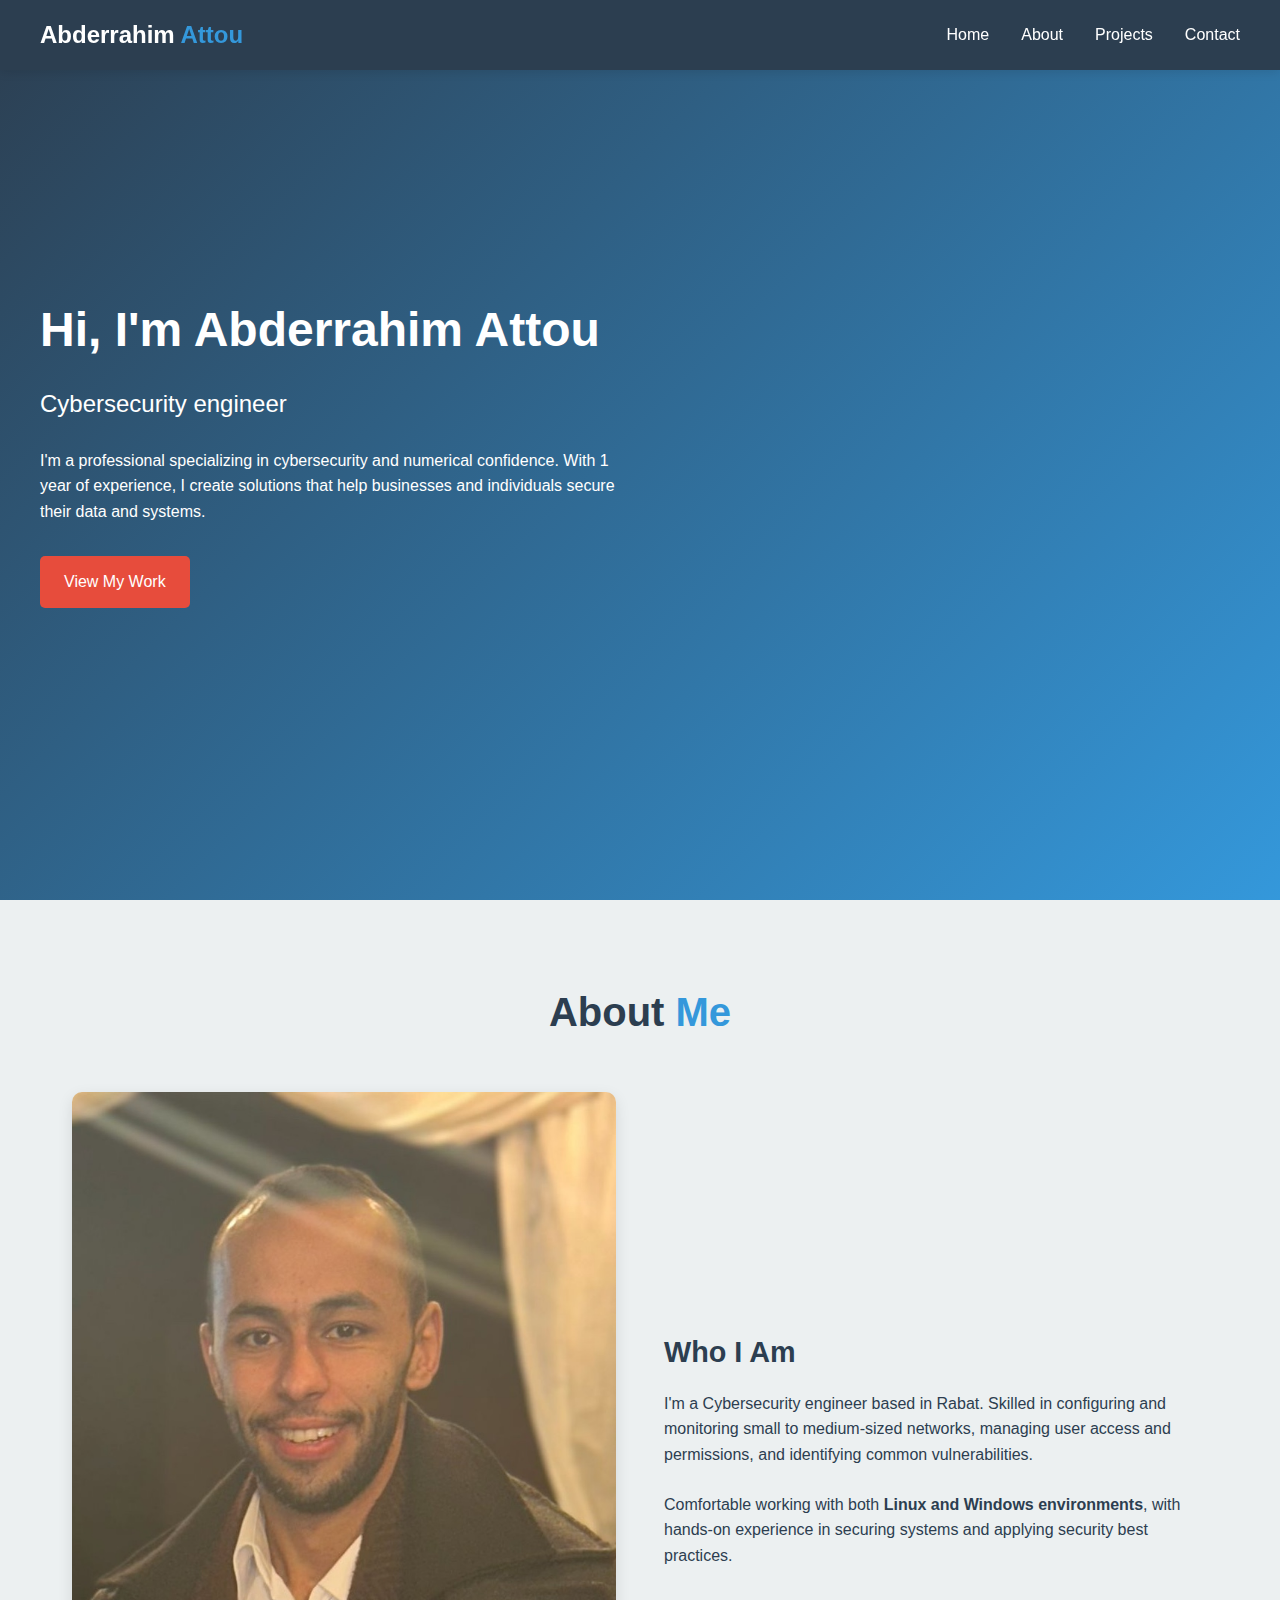
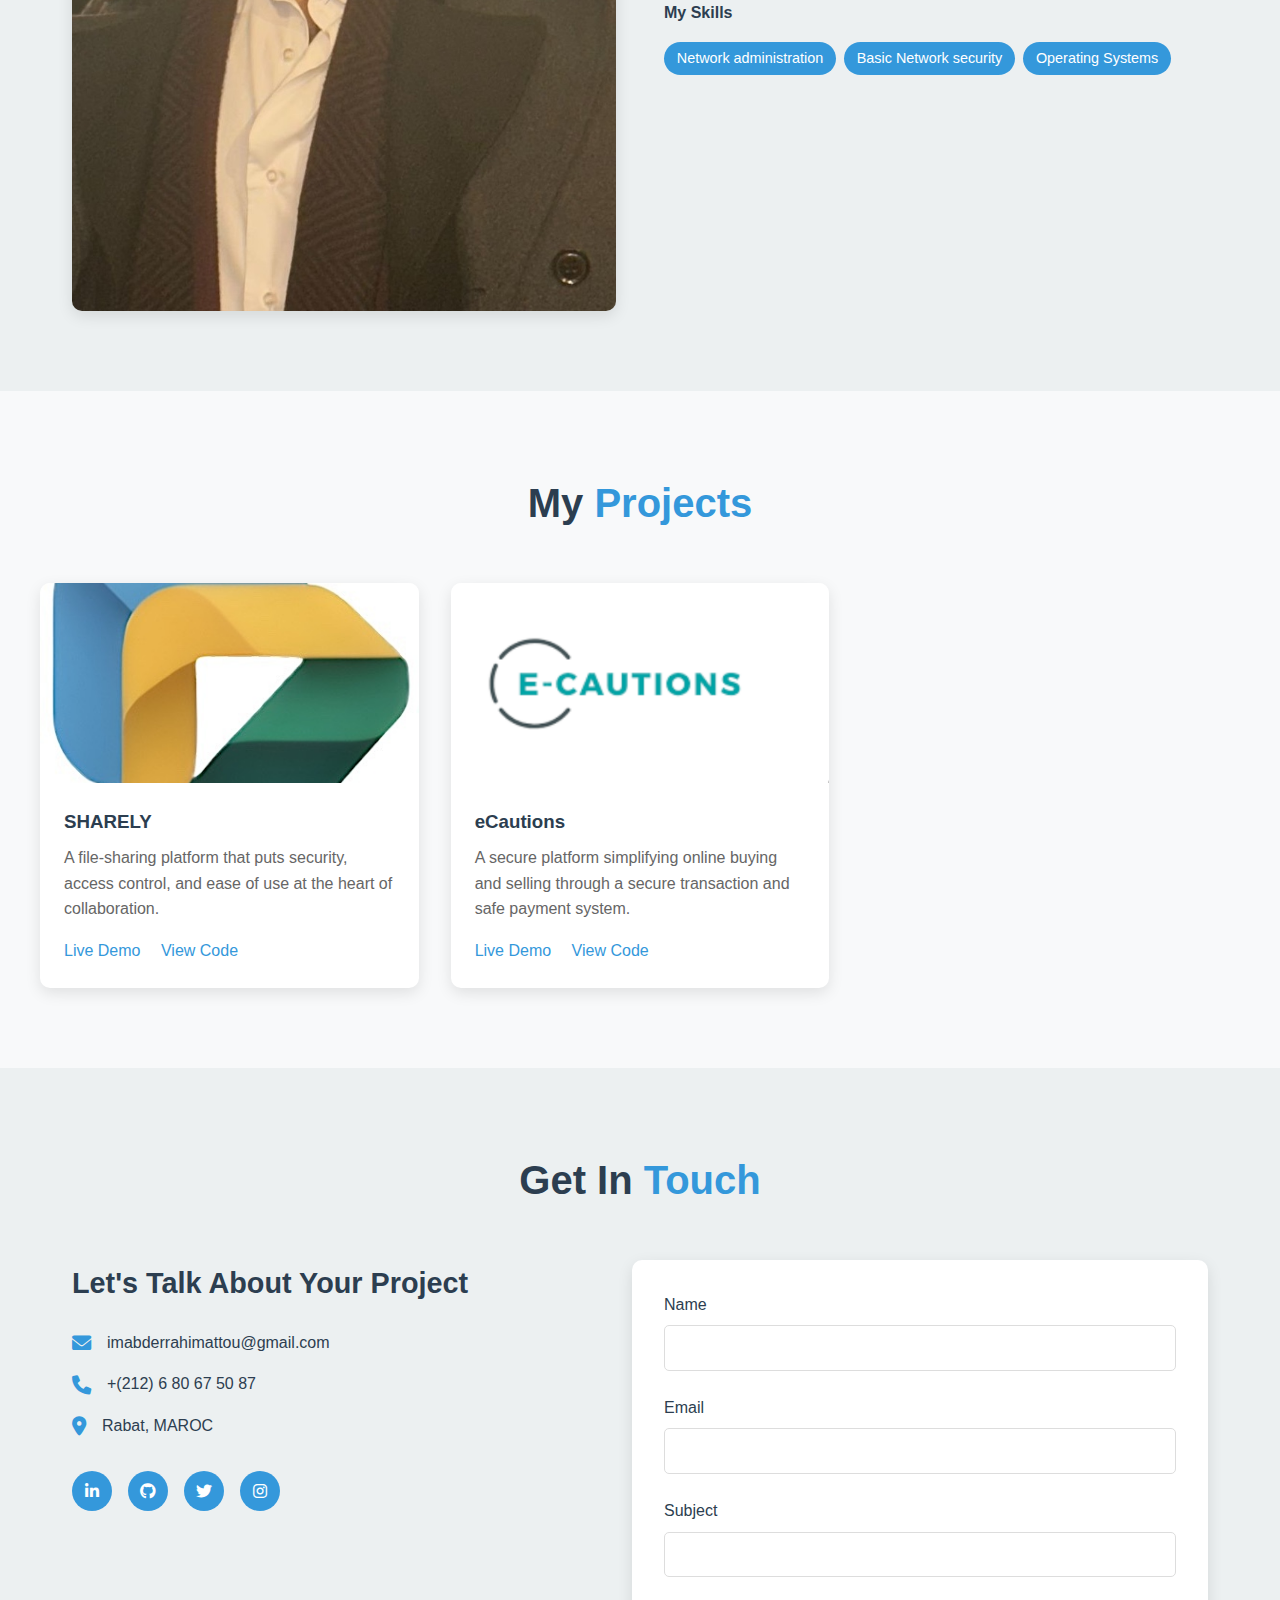
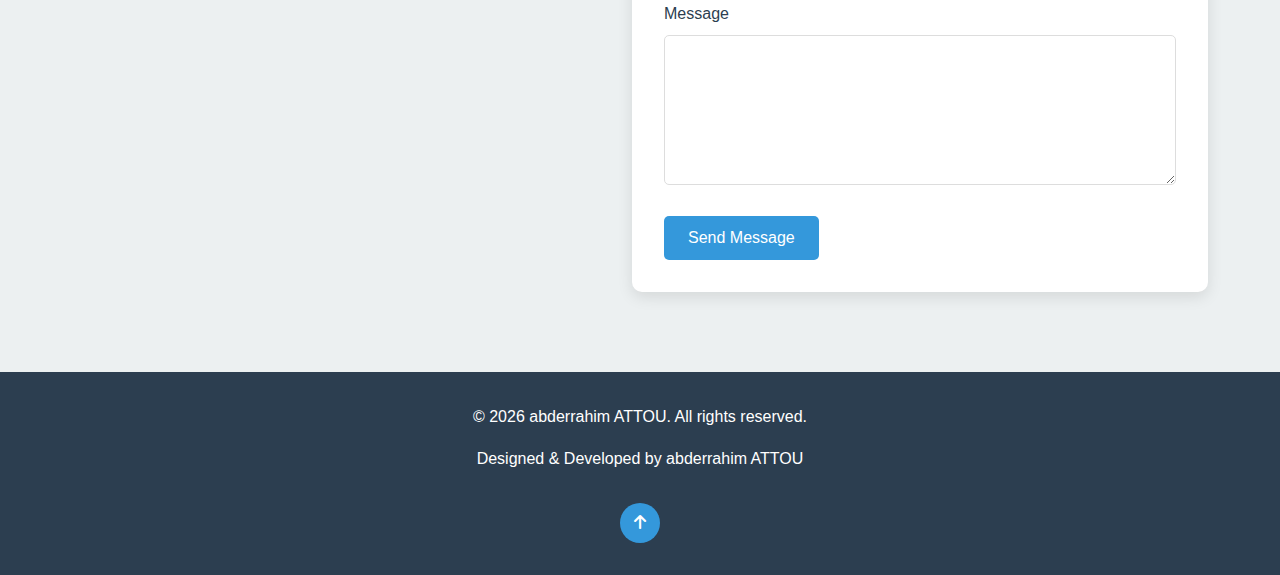
<file: index.html>
<!DOCTYPE html>
<html lang="en">
<head>
    <meta charset="UTF-8">
    <meta name="viewport" content="width=device-width, initial-scale=1.0">
    <title>Abderrahim Attou | Portfolio</title>
    <link rel="stylesheet" href="https://cdnjs.cloudflare.com/ajax/libs/font-awesome/6.0.0-beta3/css/all.min.css">
    <link rel="stylesheet" href="style.css">
</head>
<body>
    <!-- Navigation -->
    <nav>
        <div class="nav-container">
            <a href="#" class="logo">Abderrahim<span> Attou</span></a>
            <ul class="nav-links">
                <li><a href="#hero">Home</a></li>
                <li><a href="#about">About</a></li>
                <li><a href="#projects">Projects</a></li>
                <li><a href="#contact">Contact</a></li>
            </ul>
            <div class="hamburger">
                <i class="fas fa-bars"></i>
            </div>
        </div>
    </nav>
    <!-- Hero Section -->
    <section id="hero">
        <div class="hero-content">
            <div class="hero-text">
                <h1>Hi, I'm Abderrahim Attou</h1>
                <h2>Cybersecurity engineer</h2>
                <p>I'm a professional specializing in cybersecurity and numerical confidence. With 1 year of experience, I create solutions that help businesses and individuals secure their data and systems.</p>
                <a href="#projects" class="cta-button">View My Work</a>
            </div>
        </div>
    </section>
    <!-- About Section -->
    <section id="about">
        <h2 class="section-title">About <span>Me</span></h2>
        <div class="about-content">
            <div class="about-img">
                <img src="myphoto.jpeg" alt="Abderrahim Attou">
            </div>
            <div class="about-text">
                <h3>Who I Am</h3>
                <p>I'm a Cybersecurity engineer based in Rabat. Skilled in configuring and monitoring small to medium-sized networks, managing user access and permissions, and identifying common vulnerabilities.</p>
                <p>Comfortable working with both <strong>Linux and Windows environments</strong>, with hands-on experience in securing systems and applying security best practices.</p>
                <div class="skills">
                    <h4>My Skills</h4>
                    <div class="skill-tags">
                        <span class="skill-tag">Network administration</span>
                        <span class="skill-tag">Basic Network security</span>
                        <span class="skill-tag">Operating Systems</span>
                    </div>
                </div>
            </div>
        </div>
    </section>
    <!-- Projects Section -->
    <section id="projects">
        <h2 class="section-title">My <span>Projects</span></h2>
        <div class="projects-container">
            <div class="projects-grid">
                <!-- Project 2 -->
                <div class="project-card">
                    <div class="project-img">
                        <img src="project2.jpeg" alt="Project 2">
                    </div>
                    <div class="project-info">
                        <h3>SHARELY</h3>
                        <p>A file-sharing platform that puts security, access control, and ease of use at the heart of collaboration.</p>
                        <div class="project-links">
                            <a href="#" target="_blank">Live Demo</a>
                            <a href="#" target="_blank">View Code</a>
                        </div>
                    </div>
                </div>
                <!-- Project 3 -->
                <div class="project-card">
                    <div class="project-img">
                        <img src="project3.jpeg" alt="Project 3">
                    </div>
                    <div class="project-info">
                        <h3>eCautions</h3>
                        <p>A secure platform simplifying online buying and selling through a secure transaction and safe payment system.</p>
                        <div class="project-links">
                            <a href="#" target="_blank">Live Demo</a>
                            <a href="https://github.com/Hafsaroui/projet.dev" target="_blank">View Code</a>
                        </div>
                    </div>
                </div>
            </div>
        </div>
    </section>
    <!-- Contact Section -->
    <section id="contact">
        <h2 class="section-title">Get In <span>Touch</span></h2>
        <div class="contact-container">
            <div class="contact-info">
                <h3>Let's Talk About Your Project</h3>
                <div class="contact-details">
                    <div class="contact-item">
                        <i class="fas fa-envelope"></i>
                        <span>imabderrahimattou@gmail.com</span>
                    </div>
                    <div class="contact-item">
                        <i class="fas fa-phone"></i>
                        <span>+(212) 6 80 67 50 87</span>
                    </div>
                    <div class="contact-item">
                        <i class="fas fa-map-marker-alt"></i>
                        <span>Rabat, MAROC</span>
                    </div>
                </div>
                <div class="social-links">
                    <a href="#" target="_blank"><i class="fab fa-linkedin-in"></i></a>
                    <a href="#" target="_blank"><i class="fab fa-github"></i></a>
                    <a href="#" target="_blank"><i class="fab fa-twitter"></i></a>
                    <a href="#" target="_blank"><i class="fab fa-instagram"></i></a>
                </div>
            </div>
            <div class="contact-form">
                <form id="contactForm">
                    <div class="form-group">
                        <label for="name">Name</label>
                        <input type="text" id="name" name="name" required>
                    </div>
                    <div class="form-group">
                        <label for="email">Email</label>
                        <input type="email" id="email" name="email" required>
                    </div>
                    <div class="form-group">
                        <label for="subject">Subject</label>
                        <input type="text" id="subject" name="subject" required>
                    </div>
                    <div class="form-group">
                        <label for="message">Message</label>
                        <textarea id="message" name="message" required></textarea>
                    </div>
                    <button type="submit" class="submit-btn">Send Message</button>
                </form>
            </div>
        </div>
    </section>
    <!-- Footer -->
    <footer>
        <div class="footer-content">
            <p>© <span id="year">2025</span> abderrahim ATTOU. All rights reserved.</p>
            <p>Designed & Developed by abderrahim ATTOU</p>
            <a href="#hero" class="back-to-top" style="display: inline-block;"><i class="fas fa-arrow-up"></i></a>
        </div>
    </footer>
    <script>
        // Mobile Navigation Toggle
        const hamburger = document.querySelector('.hamburger');
        const navLinks = document.querySelector('.nav-links');
        hamburger.addEventListener('click', () => {
            navLinks.classList.toggle('active');
        });
        // Close mobile menu when clicking on a link
        document.querySelectorAll('.nav-links a').forEach(link => {
            link.addEventListener('click', () => {
                navLinks.classList.remove('active');
            });
        });
        // Smooth scrolling for anchor links
        document.querySelectorAll('a[href^="#"]').forEach(anchor => {
            anchor.addEventListener('click', function(e) {
                e.preventDefault();
                const targetId = this.getAttribute('href');
                const targetElement = document.querySelector(targetId);
                if (targetElement) {
                    window.scrollTo({
                        top: targetElement.offsetTop - 70,
                        behavior: 'smooth'
                    });
                }
            });
        });
        // Update copyright year
        document.getElementById('year').textContent = new Date().getFullYear();
        // Form submission
        const contactForm = document.getElementById('contactForm');
        contactForm.addEventListener('submit', function(e) {
            e.preventDefault();
            // Here you would typically send the form data to a server
            // For this example, we'll just show an alert
            alert('Thank you for your message! I will get back to you soon.');
            contactForm.reset();
        });
        // Add scroll animation
        window.addEventListener('scroll', function() {
            const backToTop = document.querySelector('.back-to-top');
            if (window.scrollY > 300) {
                backToTop.style.display = 'inline-block';
            } else {
                backToTop.style.display = 'none';
            }
        });
    </script>
</body>
</html>
</file>
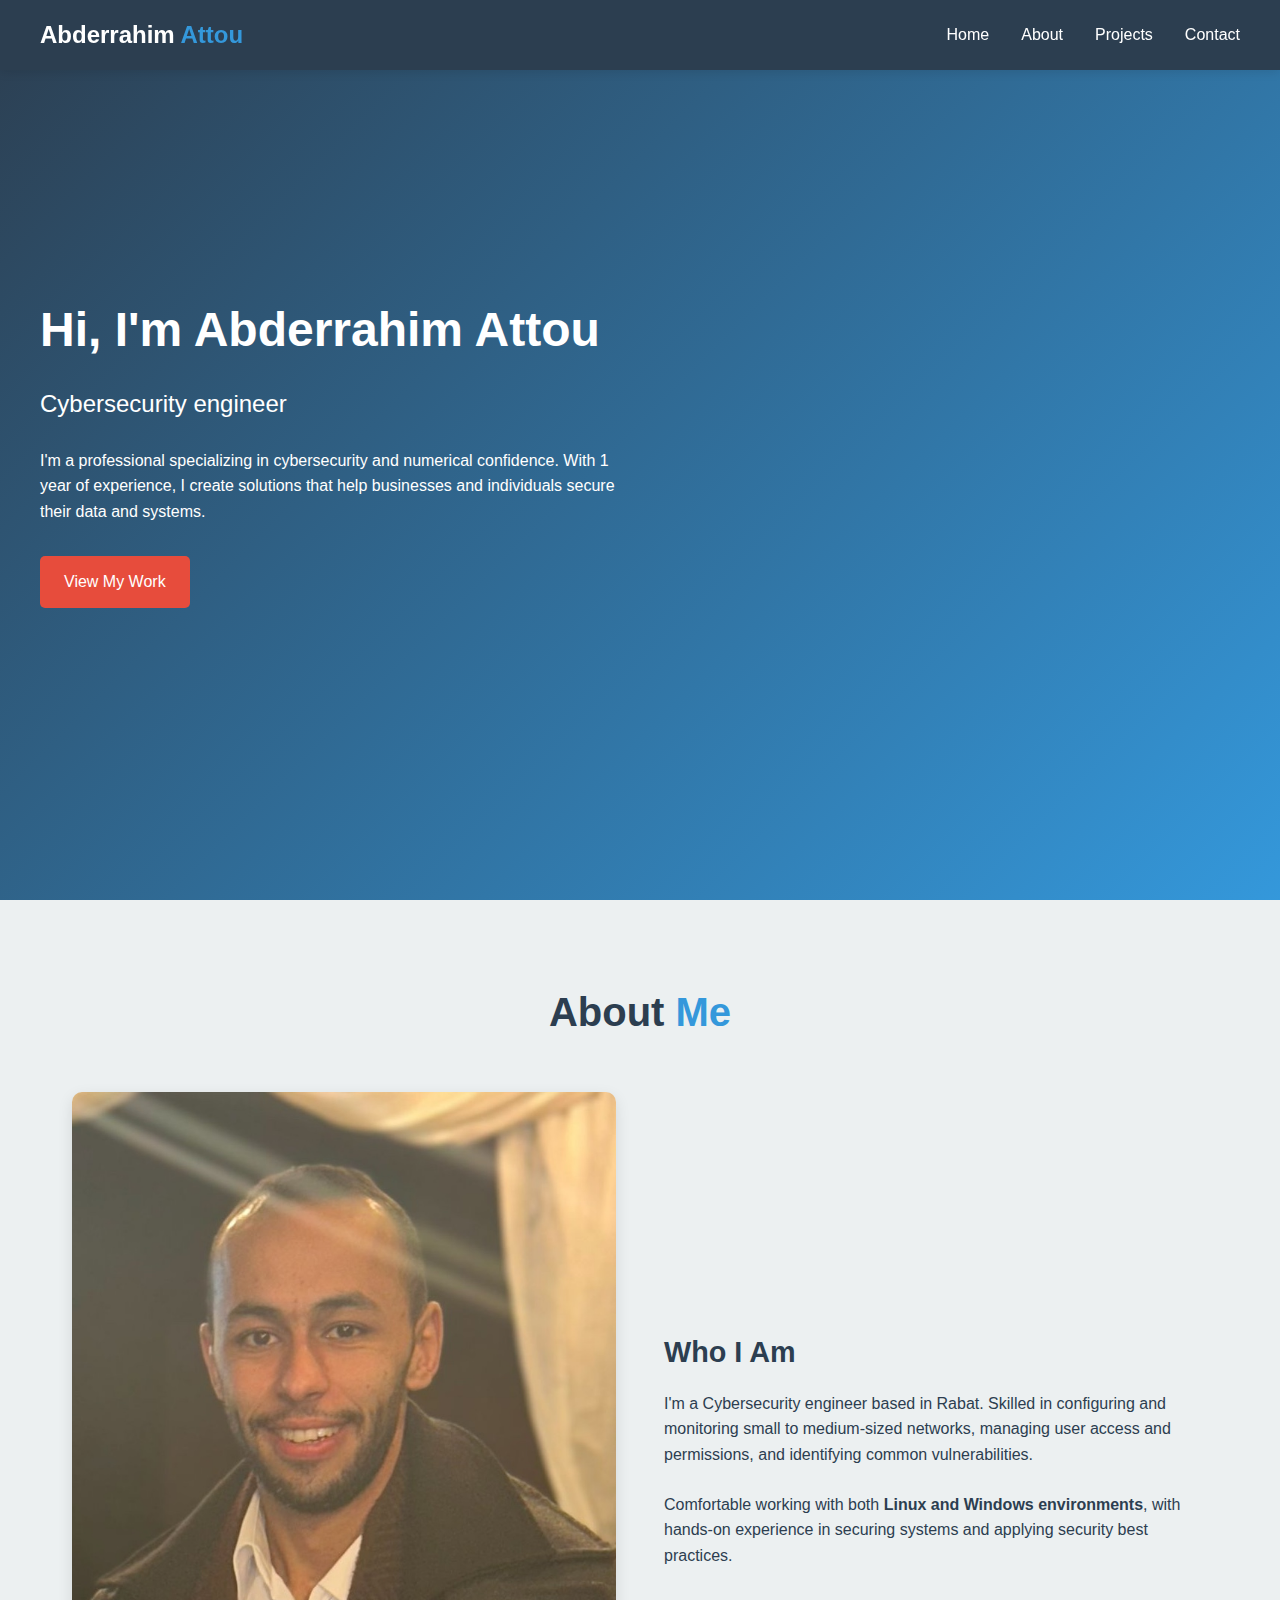
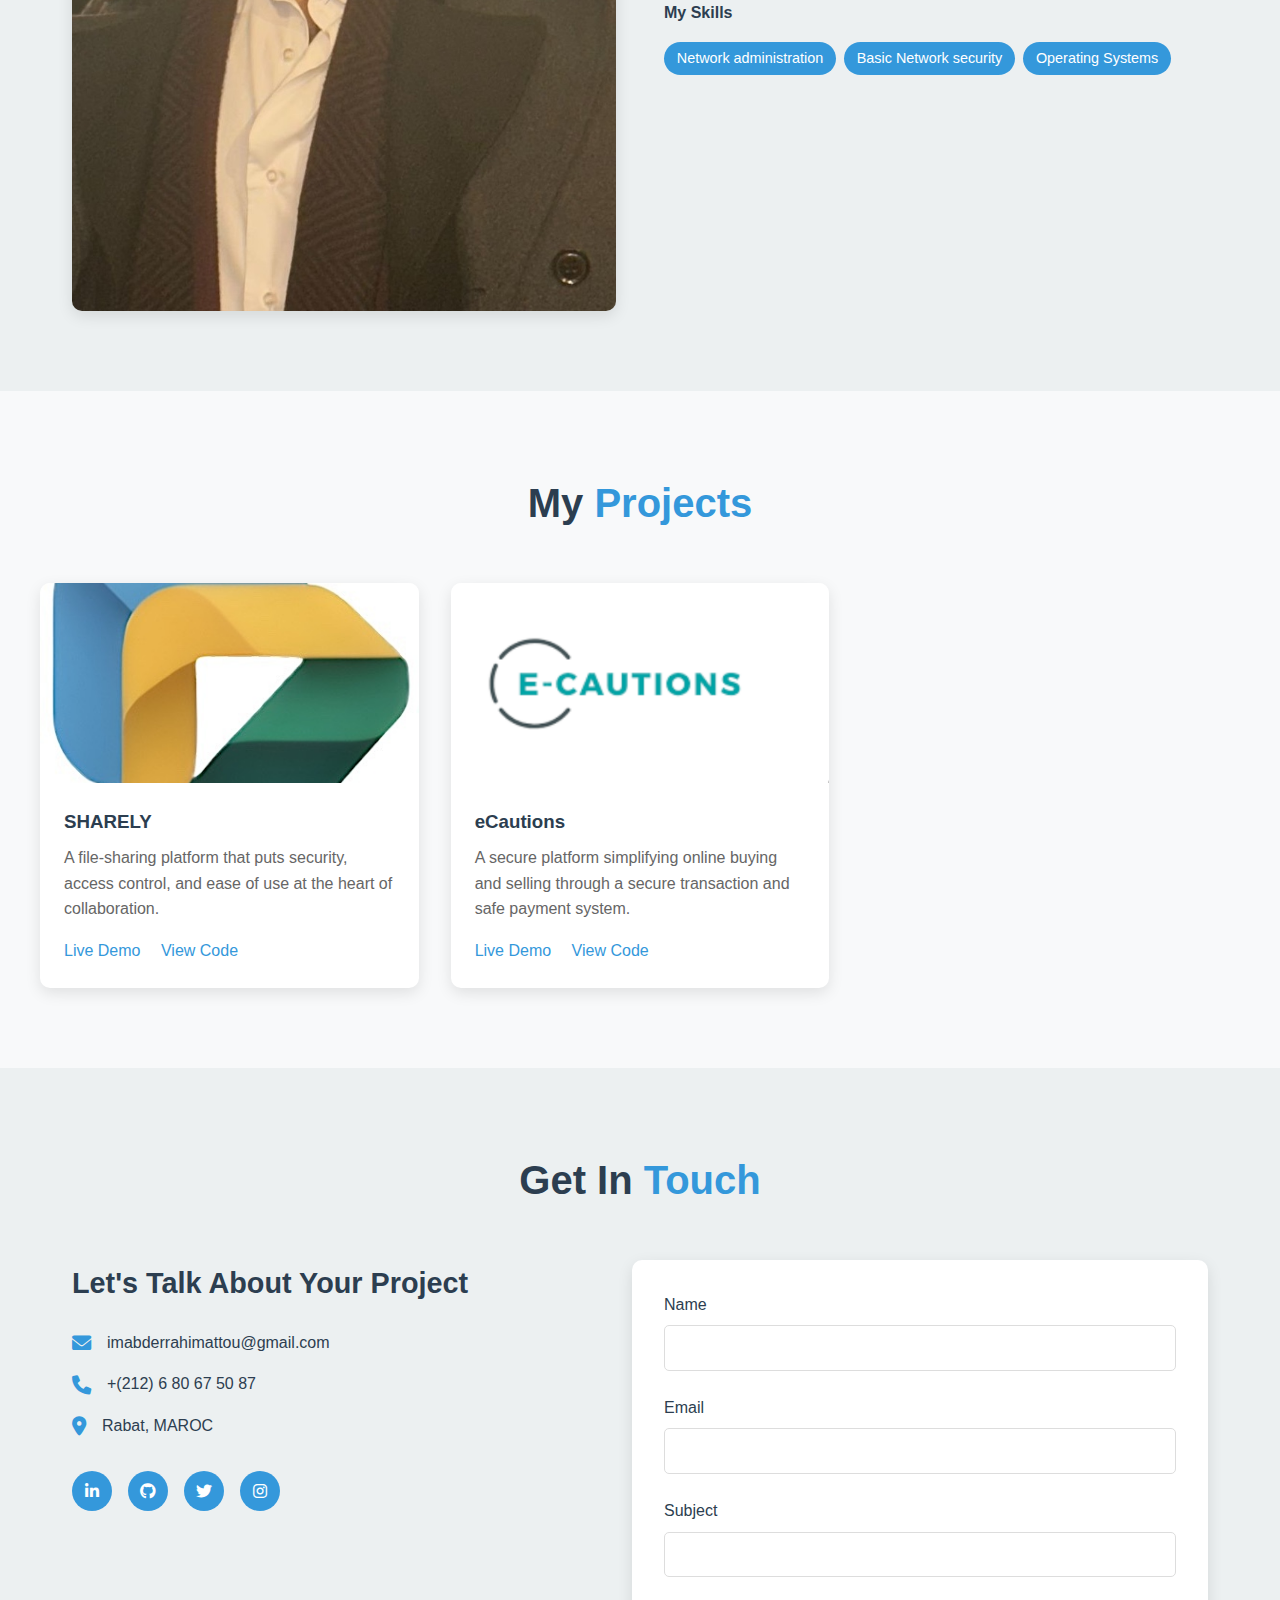
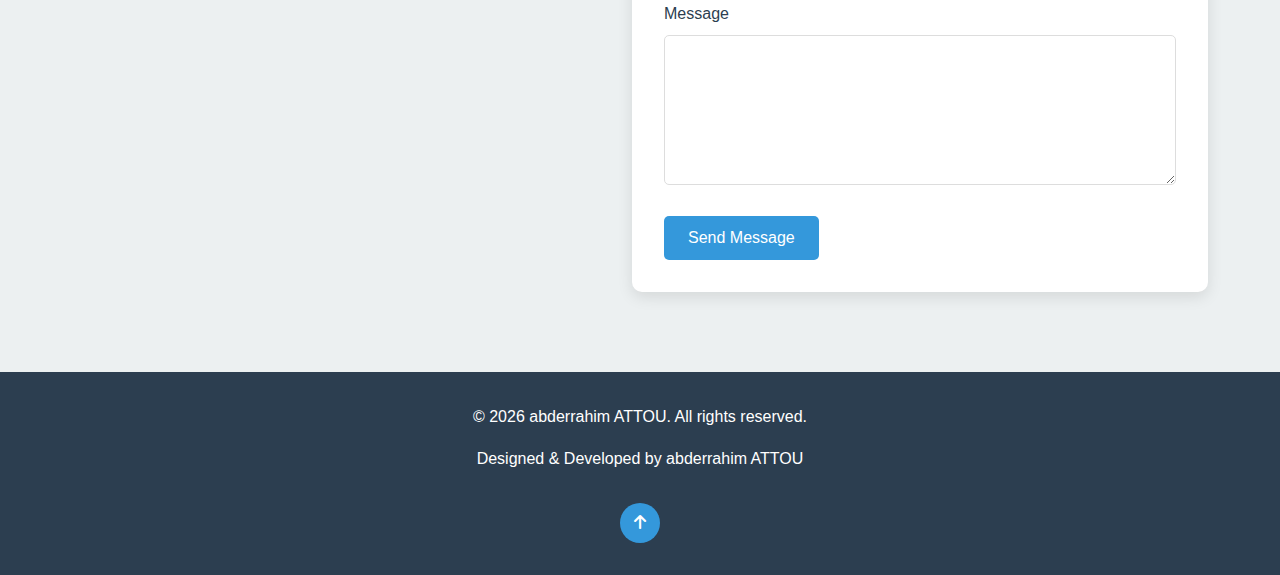
<file: portfolio.html>
<!DOCTYPE html>
<html lang="en">
<head>
    <meta charset="UTF-8">
    <meta name="viewport" content="width=device-width, initial-scale=1.0">
    <title>Abderrahim Attou | Portfolio</title>
    <link rel="stylesheet" href="https://cdnjs.cloudflare.com/ajax/libs/font-awesome/6.0.0-beta3/css/all.min.css">
    <style>
        :root {
            --primary-color: #3498db;
            --secondary-color: #2c3e50;
            --light-color: #ecf0f1;
            --dark-color: #2c3e50;
            --accent-color: #e74c3c;
        }
        * {
            margin: 0;
            padding: 0;
            box-sizing: border-box;
            font-family: 'Segoe UI', Tahoma, Geneva, Verdana, sans-serif;
        }
        body {
            line-height: 1.6;
            color: var(--dark-color);
            background-color: var(--light-color);
        }
        /* Navigation */
        nav {
            background-color: var(--secondary-color);
            color: white;
            padding: 1rem 2rem;
            position: fixed;
            width: 100%;
            top: 0;
            z-index: 1000;
            box-shadow: 0 2px 10px rgba(0, 0, 0, 0.1);
        }
        .nav-container {
            display: flex;
            justify-content: space-between;
            align-items: center;
            max-width: 1200px;
            margin: 0 auto;
        }
        .logo {
            font-size: 1.5rem;
            font-weight: bold;
            color: white;
            text-decoration: none;
        }
        .logo span {
            color: var(--primary-color);
        }
        .nav-links {
            display: flex;
            list-style: none;
        }
        .nav-links li {
            margin-left: 2rem;
        }
        .nav-links a {
            color: white;
            text-decoration: none;
            font-weight: 500;
            transition: color 0.3s;
        }
        .nav-links a:hover {
            color: var(--primary-color);
        }
        .hamburger {
            display: none;
            cursor: pointer;
        }
        /* Hero Section */
        #hero {
            height: 100vh;
            display: flex;
            align-items: center;
            padding: 0 2rem;
            background: linear-gradient(135deg, var(--secondary-color), var(--primary-color));
            color: white;
        }
        .hero-content {
            max-width: 1200px;
            margin: 0 auto;
            width: 100%;
        }
        .hero-text h1 {
            font-size: 3rem;
            margin-bottom: 1rem;
        }
        .hero-text h2 {
            font-size: 1.5rem;
            margin-bottom: 1.5rem;
            font-weight: 400;
        }
        .hero-text p {
            max-width: 600px;
            margin-bottom: 2rem;
        }
        .cta-button {
            display: inline-block;
            background-color: var(--accent-color);
            color: white;
            padding: 0.8rem 1.5rem;
            border-radius: 5px;
            text-decoration: none;
            font-weight: 500;
            transition: background-color 0.3s;
        }
        .cta-button:hover {
            background-color: #c0392b;
        }
        /* About Section */
        #about {
            padding: 5rem 2rem;
            max-width: 1200px;
            margin: 0 auto;
        }
        .section-title {
            text-align: center;
            margin-bottom: 3rem;
            font-size: 2.5rem;
            color: var(--secondary-color);
        }
        .section-title span {
            color: var(--primary-color);
        }
        .about-content {
            display: flex;
            align-items: center;
            gap: 3rem;
        }
        .about-img {
            flex: 1;
            border-radius: 10px;
            overflow: hidden;
            box-shadow: 0 5px 15px rgba(0, 0, 0, 0.1);
        }
        .about-img img {
            width: 100%;
            height: auto;
            display: block;
        }
        .about-text {
            flex: 1;
        }
        .about-text h3 {
            font-size: 1.8rem;
            margin-bottom: 1rem;
        }
        .about-text p {
            margin-bottom: 1.5rem;
        }
        .skills {
            margin-top: 2rem;
        }
        .skills h4 {
            margin-bottom: 1rem;
        }
        .skill-tags {
            display: flex;
            flex-wrap: wrap;
            gap: 0.5rem;
        }
        .skill-tag {
            background-color: var(--primary-color);
            color: white;
            padding: 0.3rem 0.8rem;
            border-radius: 20px;
            font-size: 0.9rem;
        }
        /* Projects Section */
        #projects {
            padding: 5rem 2rem;
            background-color: #f8f9fa;
        }
        .projects-container {
            max-width: 1200px;
            margin: 0 auto;
        }
        .projects-grid {
            display: grid;
            grid-template-columns: repeat(auto-fill, minmax(350px, 1fr));
            gap: 2rem;
        }
        .project-card {
            background-color: white;
            border-radius: 10px;
            overflow: hidden;
            box-shadow: 0 5px 15px rgba(0, 0, 0, 0.1);
            transition: transform 0.3s;
        }
        .project-card:hover {
            transform: translateY(-10px);
        }
        .project-img {
            height: 200px;
            overflow: hidden;
        }
        .project-img img {
            width: 100%;
            height: 100%;
            object-fit: cover;
            transition: transform 0.5s;
        }
        .project-card:hover .project-img img {
            transform: scale(1.1);
        }
        .project-info {
            padding: 1.5rem;
        }
        .project-info h3 {
            margin-bottom: 0.5rem;
        }
        .project-info p {
            margin-bottom: 1rem;
            color: #666;
        }
        .project-links a {
            margin-right: 1rem;
            color: var(--primary-color);
            text-decoration: none;
            font-weight: 500;
        }
        .project-links a:hover {
            text-decoration: underline;
        }
        /* Contact Section */
        #contact {
            padding: 5rem 2rem;
            max-width: 1200px;
            margin: 0 auto;
        }
        .contact-container {
            display: flex;
            gap: 3rem;
        }
        .contact-info {
            flex: 1;
        }
        .contact-info h3 {
            font-size: 1.8rem;
            margin-bottom: 1.5rem;
        }
        .contact-details {
            margin-bottom: 2rem;
        }
        .contact-item {
            display: flex;
            align-items: center;
            margin-bottom: 1rem;
        }
        .contact-item i {
            margin-right: 1rem;
            color: var(--primary-color);
            font-size: 1.2rem;
        }
        .social-links {
            display: flex;
            gap: 1rem;
        }
        .social-links a {
            display: inline-flex;
            align-items: center;
            justify-content: center;
            width: 40px;
            height: 40px;
            background-color: var(--primary-color);
            color: white;
            border-radius: 50%;
            text-decoration: none;
            transition: background-color 0.3s;
        }
        .social-links a:hover {
            background-color: var(--secondary-color);
        }
        .contact-form {
            flex: 1;
            background-color: white;
            padding: 2rem;
            border-radius: 10px;
            box-shadow: 0 5px 15px rgba(0, 0, 0, 0.1);
        }
        .form-group {
            margin-bottom: 1.5rem;
        }
        .form-group label {
            display: block;
            margin-bottom: 0.5rem;
            font-weight: 500;
        }
        .form-group input,
        .form-group textarea {
            width: 100%;
            padding: 0.8rem;
            border: 1px solid #ddd;
            border-radius: 5px;
            font-size: 1rem;
        }
        .form-group textarea {
            min-height: 150px;
            resize: vertical;
        }
        .submit-btn {
            background-color: var(--primary-color);
            color: white;
            border: none;
            padding: 0.8rem 1.5rem;
            border-radius: 5px;
            cursor: pointer;
            font-size: 1rem;
            font-weight: 500;
            transition: background-color 0.3s;
        }
        .submit-btn:hover {
            background-color: #2980b9;
        }
        /* Footer */
        footer {
            background-color: var(--secondary-color);
            color: white;
            text-align: center;
            padding: 2rem;
        }
        .footer-content p {
            margin-bottom: 1rem;
        }
        .back-to-top {
            display: inline-block;
            background-color: var(--primary-color);
            color: white;
            width: 40px;
            height: 40px;
            line-height: 40px;
            border-radius: 50%;
            text-decoration: none;
            margin-top: 1rem;
        }
        /* Responsive Design */
        @media (max-width: 768px) {
            .nav-links {
                display: none;
                flex-direction: column;
                position: absolute;
                top: 70px;
                left: 0;
                width: 100%;
                background-color: var(--secondary-color);
                padding: 1rem 0;
            }
            .nav-links.active {
                display: flex;
            }
            .nav-links li {
                margin: 0;
                text-align: center;
                padding: 0.5rem 0;
            }
            .hamburger {
                display: block;
            }
            .hero-text h1 {
                font-size: 2.5rem;
            }
            .about-content {
                flex-direction: column;
            }
            .contact-container {
                flex-direction: column;
            }
        }
    </style>
</head>
<body>
    <!-- Navigation -->
    <nav>
        <div class="nav-container">
            <a href="#" class="logo">Abderrahim<span> Attou</span></a>
            <ul class="nav-links">
                <li><a href="#hero">Home</a></li>
                <li><a href="#about">About</a></li>
                <li><a href="#projects">Projects</a></li>
                <li><a href="#contact">Contact</a></li>
            </ul>
            <div class="hamburger">
                <i class="fas fa-bars"></i>
            </div>
        </div>
    </nav>
    <!-- Hero Section -->
    <section id="hero">
        <div class="hero-content">
            <div class="hero-text">
                <h1>Hi, I'm Abderrahim Attou</h1>
                <h2>Cybersecurity engineer</h2>
                <p>I'm a professional specializing in cybersecurity and numerical confidence. With 1 year of experience, I create solutions that help businesses and individuals secure their data and systems.</p>
                <a href="#projects" class="cta-button">View My Work</a>
            </div>
        </div>
    </section>
    <!-- About Section -->
    <section id="about">
        <h2 class="section-title">About <span>Me</span></h2>
        <div class="about-content">
            <div class="about-img">
                <img src="myphoto.jpeg" alt="Abderrahim Attou">
            </div>
            <div class="about-text">
                <h3>Who I Am</h3>
                <p>I'm a Cybersecurity engineer based in Rabat. Skilled in configuring and monitoring small to medium-sized networks, managing user access and permissions, and identifying common vulnerabilities.</p>
                <p>Comfortable working with both <strong>Linux and Windows environments</strong>, with hands-on experience in securing systems and applying security best practices.</p>
                <div class="skills">
                    <h4>My Skills</h4>
                    <div class="skill-tags">
                        <span class="skill-tag">Network administration</span>
                        <span class="skill-tag">Basic Network security</span>
                        <span class="skill-tag">Operating Systems</span>
                    </div>
                </div>
            </div>
        </div>
    </section>
    <!-- Projects Section -->
    <section id="projects">
        <h2 class="section-title">My <span>Projects</span></h2>
        <div class="projects-container">
            <div class="projects-grid">
                <!-- Project 2 -->
                <div class="project-card">
                    <div class="project-img">
                        <img src="project2.jpeg" alt="Project 2">
                    </div>
                    <div class="project-info">
                        <h3>SHARELY</h3>
                        <p>A file-sharing platform that puts security, access control, and ease of use at the heart of collaboration.</p>
                        <div class="project-links">
                            <a href="#" target="_blank">Live Demo</a>
                            <a href="#" target="_blank">View Code</a>
                        </div>
                    </div>
                </div>
                <!-- Project 3 -->
                <div class="project-card">
                    <div class="project-img">
                        <img src="project3.jpeg" alt="Project 3">
                    </div>
                    <div class="project-info">
                        <h3>eCautions</h3>
                        <p>A secure platform simplifying online buying and selling through a secure transaction and safe payment system.</p>
                        <div class="project-links">
                            <a href="#" target="_blank">Live Demo</a>
                            <a href="https://github.com/Hafsaroui/projet.dev" target="_blank">View Code</a>
                        </div>
                    </div>
                </div>
            </div>
        </div>
    </section>
    <!-- Contact Section -->
    <section id="contact">
        <h2 class="section-title">Get In <span>Touch</span></h2>
        <div class="contact-container">
            <div class="contact-info">
                <h3>Let's Talk About Your Project</h3>
                <div class="contact-details">
                    <div class="contact-item">
                        <i class="fas fa-envelope"></i>
                        <span>imabderrahimattou@gmail.com</span>
                    </div>
                    <div class="contact-item">
                        <i class="fas fa-phone"></i>
                        <span>+(212) 6 80 67 50 87</span>
                    </div>
                    <div class="contact-item">
                        <i class="fas fa-map-marker-alt"></i>
                        <span>Rabat, MAROC</span>
                    </div>
                </div>
                <div class="social-links">
                    <a href="#" target="_blank"><i class="fab fa-linkedin-in"></i></a>
                    <a href="#" target="_blank"><i class="fab fa-github"></i></a>
                    <a href="#" target="_blank"><i class="fab fa-twitter"></i></a>
                    <a href="#" target="_blank"><i class="fab fa-instagram"></i></a>
                </div>
            </div>
            <div class="contact-form">
                <form id="contactForm">
                    <div class="form-group">
                        <label for="name">Name</label>
                        <input type="text" id="name" name="name" required>
                    </div>
                    <div class="form-group">
                        <label for="email">Email</label>
                        <input type="email" id="email" name="email" required>
                    </div>
                    <div class="form-group">
                        <label for="subject">Subject</label>
                        <input type="text" id="subject" name="subject" required>
                    </div>
                    <div class="form-group">
                        <label for="message">Message</label>
                        <textarea id="message" name="message" required></textarea>
                    </div>
                    <button type="submit" class="submit-btn">Send Message</button>
                </form>
            </div>
        </div>
    </section>
    <!-- Footer -->
    <footer>
        <div class="footer-content">
            <p>© <span id="year">2025</span> abderrahim ATTOU. All rights reserved.</p>
            <p>Designed & Developed by abderrahim ATTOU</p>
            <a href="#hero" class="back-to-top" style="display: inline-block;"><i class="fas fa-arrow-up"></i></a>
        </div>
    </footer>
    <script>
        // Mobile Navigation Toggle
        const hamburger = document.querySelector('.hamburger');
        const navLinks = document.querySelector('.nav-links');
        hamburger.addEventListener('click', () => {
            navLinks.classList.toggle('active');
        });
        // Close mobile menu when clicking on a link
        document.querySelectorAll('.nav-links a').forEach(link => {
            link.addEventListener('click', () => {
                navLinks.classList.remove('active');
            });
        });
        // Smooth scrolling for anchor links
        document.querySelectorAll('a[href^="#"]').forEach(anchor => {
            anchor.addEventListener('click', function(e) {
                e.preventDefault();
                const targetId = this.getAttribute('href');
                const targetElement = document.querySelector(targetId);
                if (targetElement) {
                    window.scrollTo({
                        top: targetElement.offsetTop - 70,
                        behavior: 'smooth'
                    });
                }
            });
        });
        // Update copyright year
        document.getElementById('year').textContent = new Date().getFullYear();
        // Form submission
        const contactForm = document.getElementById('contactForm');
        contactForm.addEventListener('submit', function(e) {
            e.preventDefault();
            // Here you would typically send the form data to a server
            // For this example, we'll just show an alert
            alert('Thank you for your message! I will get back to you soon.');
            contactForm.reset();
        });
        // Add scroll animation
        window.addEventListener('scroll', function() {
            const backToTop = document.querySelector('.back-to-top');
            if (window.scrollY > 300) {
                backToTop.style.display = 'inline-block';
            } else {
                backToTop.style.display = 'none';
            }
        });
    </script>
</body>
</html>
</file>
<file: style.css>
:root {
    --primary-color: #3498db;
    --secondary-color: #2c3e50;
    --light-color: #ecf0f1;
    --dark-color: #2c3e50;
    --accent-color: #e74c3c;
}
* {
    margin: 0;
    padding: 0;
    box-sizing: border-box;
    font-family: 'Segoe UI', Tahoma, Geneva, Verdana, sans-serif;
}
body {
    line-height: 1.6;
    color: var(--dark-color);
    background-color: var(--light-color);
}
/* Navigation */
nav {
    background-color: var(--secondary-color);
    color: white;
    padding: 1rem 2rem;
    position: fixed;
    width: 100%;
    top: 0;
    z-index: 1000;
    box-shadow: 0 2px 10px rgba(0, 0, 0, 0.1);
}
.nav-container {
    display: flex;
    justify-content: space-between;
    align-items: center;
    max-width: 1200px;
    margin: 0 auto;
}
.logo {
    font-size: 1.5rem;
    font-weight: bold;
    color: white;
    text-decoration: none;
}
.logo span {
    color: var(--primary-color);
}
.nav-links {
    display: flex;
    list-style: none;
}
.nav-links li {
    margin-left: 2rem;
}
.nav-links a {
    color: white;
    text-decoration: none;
    font-weight: 500;
    transition: color 0.3s;
}
.nav-links a:hover {
    color: var(--primary-color);
}
.hamburger {
    display: none;
    cursor: pointer;
}
/* Hero Section */
#hero {
    height: 100vh;
    display: flex;
    align-items: center;
    padding: 0 2rem;
    background: linear-gradient(135deg, var(--secondary-color), var(--primary-color));
    color: white;
}
.hero-content {
    max-width: 1200px;
    margin: 0 auto;
    width: 100%;
}
.hero-text h1 {
    font-size: 3rem;
    margin-bottom: 1rem;
}
.hero-text h2 {
    font-size: 1.5rem;
    margin-bottom: 1.5rem;
    font-weight: 400;
}
.hero-text p {
    max-width: 600px;
    margin-bottom: 2rem;
}
.cta-button {
    display: inline-block;
    background-color: var(--accent-color);
    color: white;
    padding: 0.8rem 1.5rem;
    border-radius: 5px;
    text-decoration: none;
    font-weight: 500;
    transition: background-color 0.3s;
}
.cta-button:hover {
    background-color: #c0392b;
}
/* About Section */
#about {
    padding: 5rem 2rem;
    max-width: 1200px;
    margin: 0 auto;
}
.section-title {
    text-align: center;
    margin-bottom: 3rem;
    font-size: 2.5rem;
    color: var(--secondary-color);
}
.section-title span {
    color: var(--primary-color);
}
.about-content {
    display: flex;
    align-items: center;
    gap: 3rem;
}
.about-img {
    flex: 1;
    border-radius: 10px;
    overflow: hidden;
    box-shadow: 0 5px 15px rgba(0, 0, 0, 0.1);
}
.about-img img {
    width: 100%;
    height: auto;
    display: block;
}
.about-text {
    flex: 1;
}
.about-text h3 {
    font-size: 1.8rem;
    margin-bottom: 1rem;
}
.about-text p {
    margin-bottom: 1.5rem;
}
.skills {
    margin-top: 2rem;
}
.skills h4 {
    margin-bottom: 1rem;
}
.skill-tags {
    display: flex;
    flex-wrap: wrap;
    gap: 0.5rem;
}
.skill-tag {
    background-color: var(--primary-color);
    color: white;
    padding: 0.3rem 0.8rem;
    border-radius: 20px;
    font-size: 0.9rem;
}
/* Projects Section */
#projects {
    padding: 5rem 2rem;
    background-color: #f8f9fa;
}
.projects-container {
    max-width: 1200px;
    margin: 0 auto;
}
.projects-grid {
    display: grid;
    grid-template-columns: repeat(auto-fill, minmax(350px, 1fr));
    gap: 2rem;
}
.project-card {
    background-color: white;
    border-radius: 10px;
    overflow: hidden;
    box-shadow: 0 5px 15px rgba(0, 0, 0, 0.1);
    transition: transform 0.3s;
}
.project-card:hover {
    transform: translateY(-10px);
}
.project-img {
    height: 200px;
    overflow: hidden;
}
.project-img img {
    width: 100%;
    height: 100%;
    object-fit: cover;
    transition: transform 0.5s;
}
.project-card:hover .project-img img {
    transform: scale(1.1);
}
.project-info {
    padding: 1.5rem;
}
.project-info h3 {
    margin-bottom: 0.5rem;
}
.project-info p {
    margin-bottom: 1rem;
    color: #666;
}
.project-links a {
    margin-right: 1rem;
    color: var(--primary-color);
    text-decoration: none;
    font-weight: 500;
}
.project-links a:hover {
    text-decoration: underline;
}
/* Contact Section */
#contact {
    padding: 5rem 2rem;
    max-width: 1200px;
    margin: 0 auto;
}
.contact-container {
    display: flex;
    gap: 3rem;
}
.contact-info {
    flex: 1;
}
.contact-info h3 {
    font-size: 1.8rem;
    margin-bottom: 1.5rem;
}
.contact-details {
    margin-bottom: 2rem;
}
.contact-item {
    display: flex;
    align-items: center;
    margin-bottom: 1rem;
}
.contact-item i {
    margin-right: 1rem;
    color: var(--primary-color);
    font-size: 1.2rem;
}
.social-links {
    display: flex;
    gap: 1rem;
}
.social-links a {
    display: inline-flex;
    align-items: center;
    justify-content: center;
    width: 40px;
    height: 40px;
    background-color: var(--primary-color);
    color: white;
    border-radius: 50%;
    text-decoration: none;
    transition: background-color 0.3s;
}
.social-links a:hover {
    background-color: var(--secondary-color);
}
.contact-form {
    flex: 1;
    background-color: white;
    padding: 2rem;
    border-radius: 10px;
    box-shadow: 0 5px 15px rgba(0, 0, 0, 0.1);
}
.form-group {
    margin-bottom: 1.5rem;
}
.form-group label {
    display: block;
    margin-bottom: 0.5rem;
    font-weight: 500;
}
.form-group input,
.form-group textarea {
    width: 100%;
    padding: 0.8rem;
    border: 1px solid #ddd;
    border-radius: 5px;
    font-size: 1rem;
}
.form-group textarea {
    min-height: 150px;
    resize: vertical;
}
.submit-btn {
    background-color: var(--primary-color);
    color: white;
    border: none;
    padding: 0.8rem 1.5rem;
    border-radius: 5px;
    cursor: pointer;
    font-size: 1rem;
    font-weight: 500;
    transition: background-color 0.3s;
}
.submit-btn:hover {
    background-color: #2980b9;
}
/* Footer */
footer {
    background-color: var(--secondary-color);
    color: white;
    text-align: center;
    padding: 2rem;
}
.footer-content p {
    margin-bottom: 1rem;
}
.back-to-top {
    display: inline-block;
    background-color: var(--primary-color);
    color: white;
    width: 40px;
    height: 40px;
    line-height: 40px;
    border-radius: 50%;
    text-decoration: none;
    margin-top: 1rem;
}
/* Responsive Design */
@media (max-width: 768px) {
    .nav-links {
        display: none;
        flex-direction: column;
        position: absolute;
        top: 70px;
        left: 0;
        width: 100%;
        background-color: var(--secondary-color);
        padding: 1rem 0;
    }
    .nav-links.active {
        display: flex;
    }
    .nav-links li {
        margin: 0;
        text-align: center;
        padding: 0.5rem 0;
    }
    .hamburger {
        display: block;
    }
    .hero-text h1 {
        font-size: 2.5rem;
    }
    .about-content {
        flex-direction: column;
    }
    .contact-container {
        flex-direction: column;
    }
}
</file>
